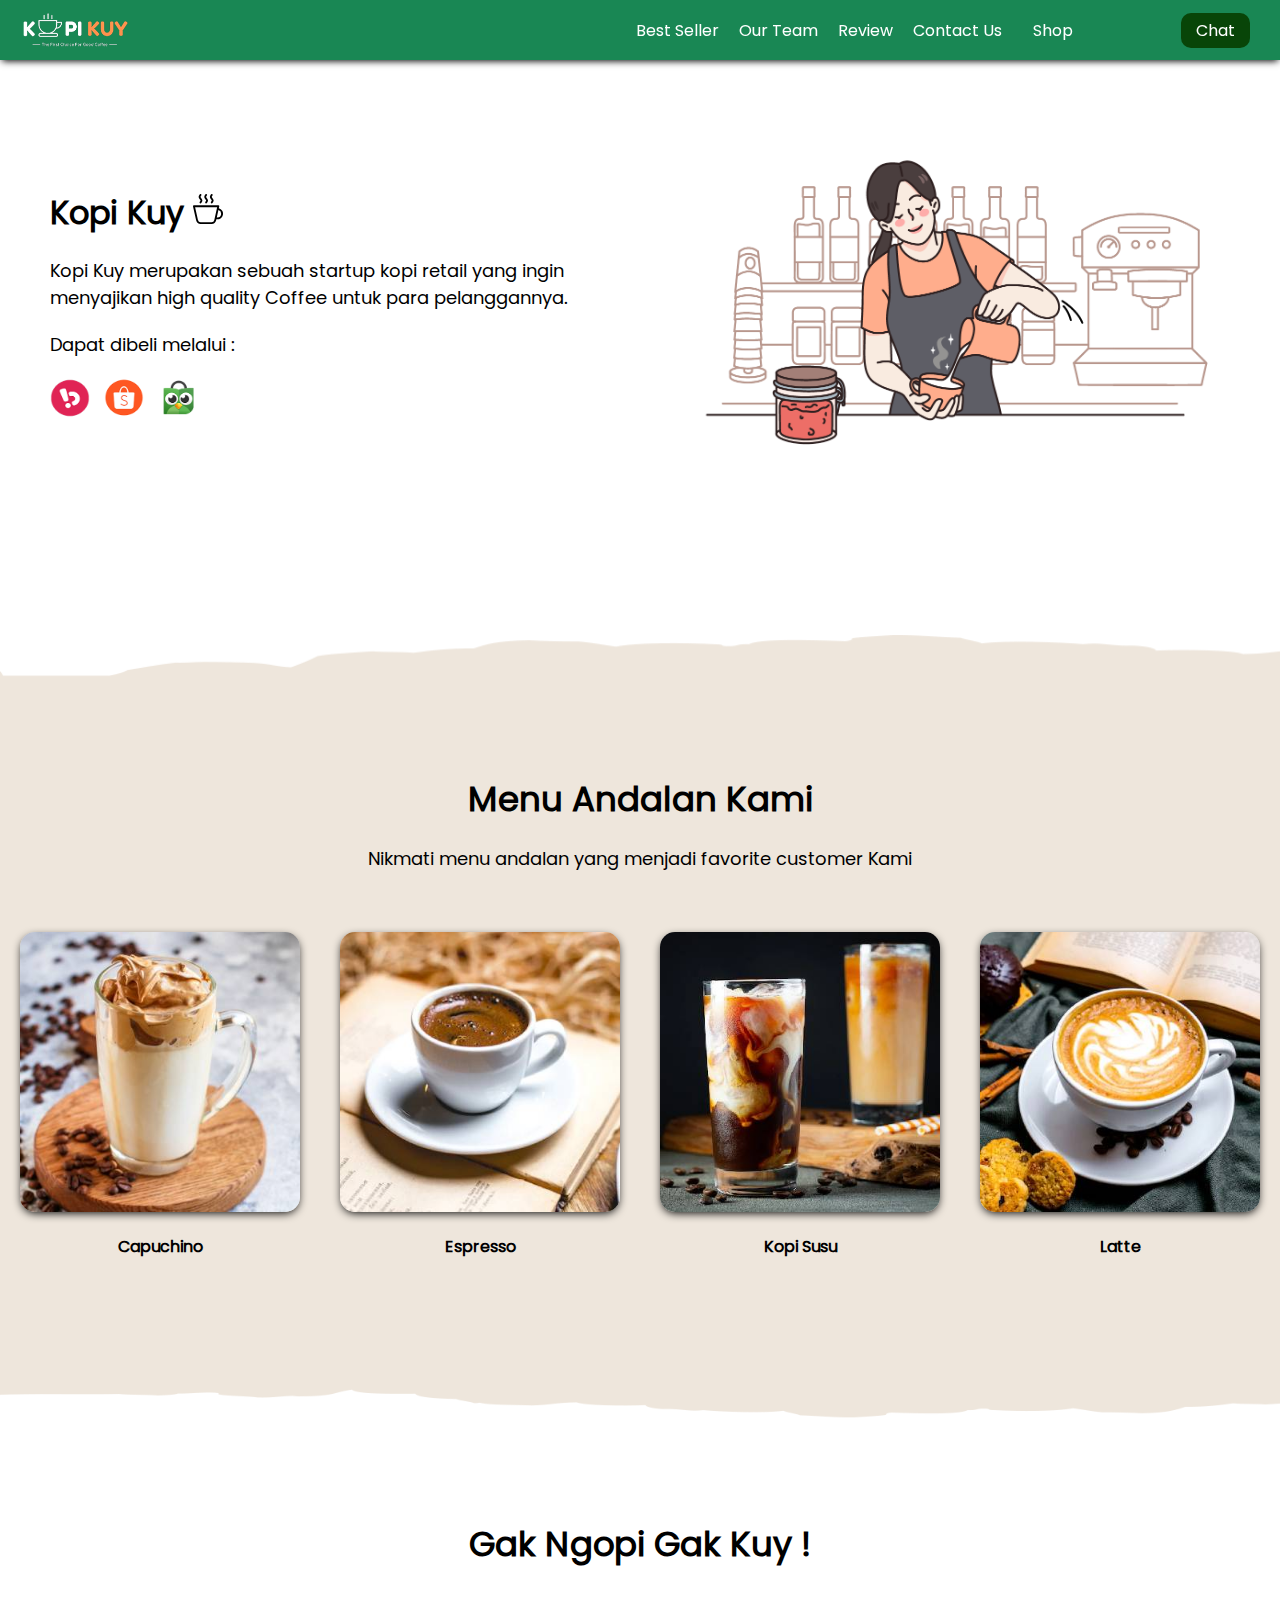
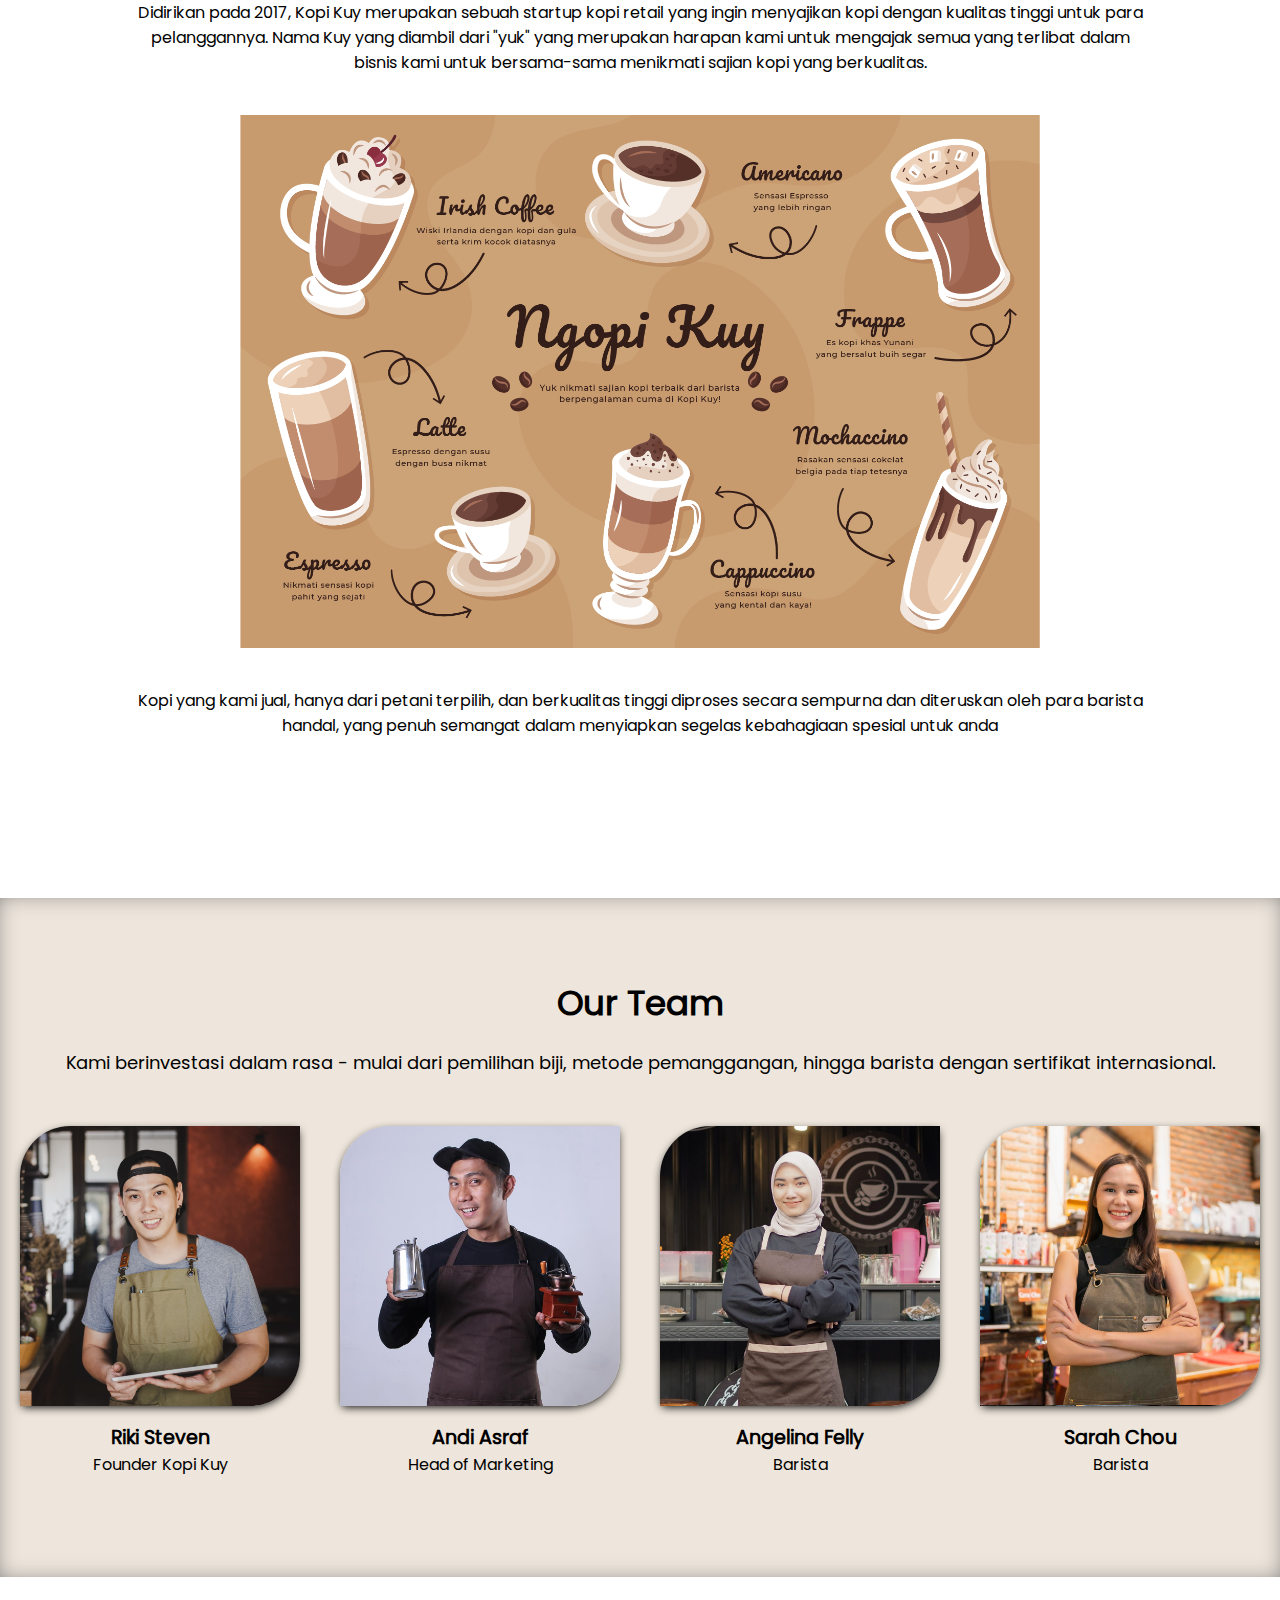
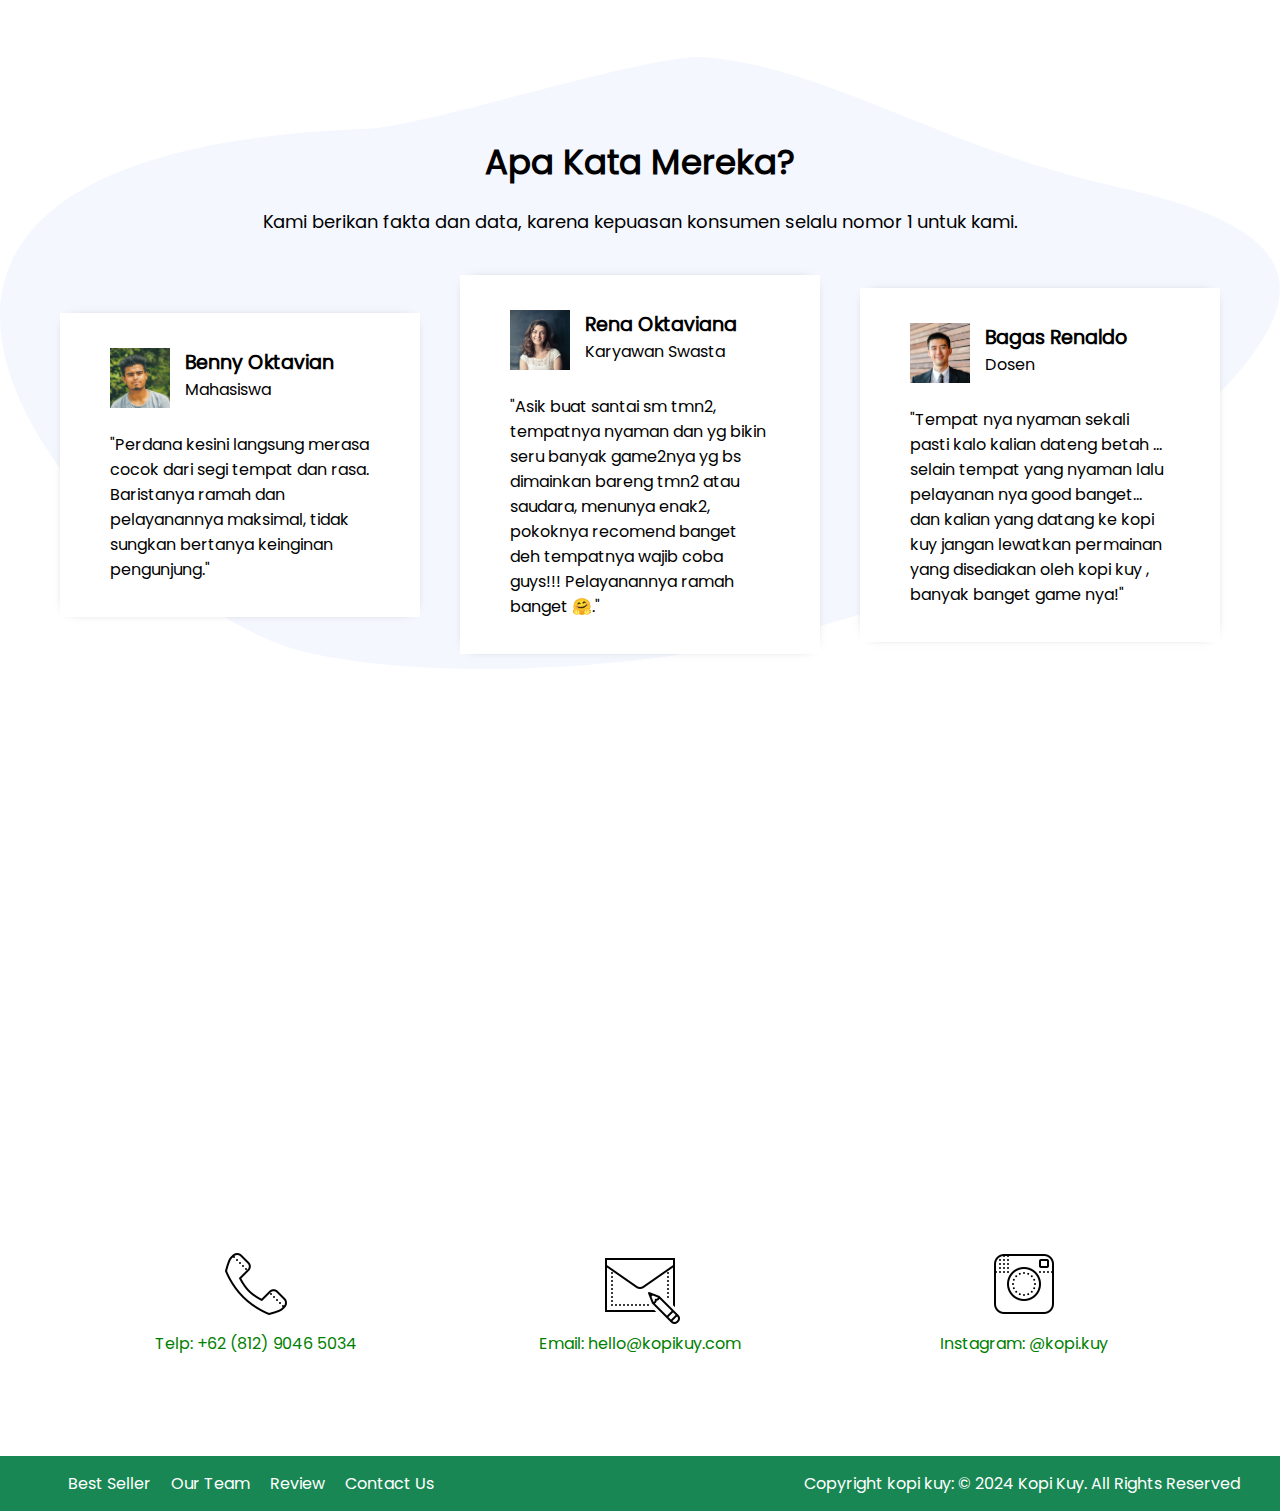
<file: index.html>
<!DOCTYPE html>
<html lang="id">
  <head>
    <meta charset="UTF-8" />
    <meta http-equiv="X-UA-Compatible" content="IE=edge" />
    <meta name="viewport" content="width=device-width, initial-scale=1.0" />
    <link rel="shortcut icon" href="images/favicon.ico" type="image/x-icon" />
    <title>Website Kopi Kuy</title>
    <link rel="stylesheet" href="css/style.css" />
  </head>

  <body>
    <!-- Navigation Bar -->
    <nav>
      <img class="logo" src="images/logo/logo_kuy.png" />
      <div class="navigasi">
        <a href="#best-seller">Best Seller</a>
        <a href="#our-team">Our Team</a>
        <a href="#review">Review</a>
        <a href="#contact-us">Contact Us</a>
      </div>
      <a class="shop" href="produk.html">Shop</a>
      <a
        class="chat"
        href="https://wa.me/628123456?text=Saya ingin bertanya"
        target="_blank"
        >Chat</a
      >
    </nav>

    <!-- Tulis Kode HTML / <header> Setelah baris di bawah ini (baris 28) -->
    <!-- Header -->
    <header>
      <div class="kiri">
        <h1>
          Kopi Kuy
          <img
            src="./images/icon/icon_kopi.svg"
            width="30"
            height="30"
            alt="logo_kuy"
          />
        </h1>
        <p>
          Kopi Kuy merupakan sebuah startup kopi retail yang ingin menyajikan
          high quality Coffee untuk para pelanggannya.
        </p>
        <p>Dapat dibeli melalui :</p>
        <div class="olshop">
          <img src="./images/logo/logo_bukalapak.png" alt="logo_bukalapak" />
          <img src="./images/logo/logo_shopee.png" alt="logo_shopee" />
          <img src="./images/logo/logo_tokopedia.png" alt="logo_tokopedia" />
        </div>
      </div>

      <div class="kanan">
        <img src="./images/header/header1.png" alt="gambar kopi kuy" />
      </div>
    </header>

    <!-- Best Seller -->
    <section class="best-seller" id="best-seller">
      <h2>Menu Andalan Kami</h2>
      <p>Nikmati menu andalan yang menjadi favorite customer Kami</p>

      <div class="produk">
        <img
          src="./images/produk/product_capuchino.jpg"
          alt="product_capuchino"
        />
        <p>Capuchino</p>
      </div>
      <div class="produk">
        <img
          src="./images/produk/product_espresso.jpg"
          alt="product_espresso"
        />
        <p>Espresso</p>
      </div>
      <div class="produk">
        <img
          src="./images/produk/product_kopi_susu.jpg"
          alt="product_kopi_susu"
        />
        <p>Kopi Susu</p>
      </div>
      <div class="produk">
        <img src="./images/produk/product_latte.jpg" alt="product_latte" />
        <p>Latte</p>
      </div>
    </section>

    <!-- About US  -->
    <section class="about-us" id="about-us">
      <h2>Gak Ngopi Gak Kuy !</h2>
      <p>
        Didirikan pada 2017, Kopi Kuy merupakan sebuah startup kopi retail yang
        ingin menyajikan kopi dengan kualitas tinggi untuk para pelanggannya.
        Nama Kuy yang diambil dari "yuk" yang merupakan harapan kami untuk
        mengajak semua yang terlibat dalam bisnis kami untuk bersama-sama
        menikmati sajian kopi yang berkualitas.
      </p>

      <img src="./images/about-us/aset_kopi_jumbo.png" alt="ngopi-kuy" />
      <p>
        Kopi yang kami jual, hanya dari petani terpilih, dan berkualitas tinggi
        diproses secara sempurna dan diteruskan oleh para barista handal, yang
        penuh semangat dalam menyiapkan segelas kebahagiaan spesial untuk anda
      </p>
    </section>

    <!-- Our Team -->
    <section class="our-team" id="our-team">
      <h2>Our Team</h2>
      <p>
        Kami berinvestasi dalam rasa - mulai dari pemilihan biji, metode
        pemanggangan, hingga barista dengan sertifikat internasional.
      </p>
      <div class="team">
        <img src="./images/team/team1.jpg" alt="team1" />
        <h3>Riki Steven</h3>
        <p>Founder Kopi Kuy</p>
      </div>
      <div class="team">
        <img src="./images/team/team2.jpg" alt="team2" />
        <h3>Andi Asraf</h3>
        <p>Head of Marketing</p>
      </div>
      <div class="team">
        <img src="./images/team/team3.jpg" alt="team3" />
        <h3>Angelina Felly</h3>
        <p>Barista</p>
      </div>
      <div class="team">
        <img src="./images/team/team4.jpg" alt="team4" />
        <h3>Sarah Chou</h3>
        <p>Barista</p>
      </div>
    </section>

    <!-- Review -->
    <section class="review" id="review">
      <h2>Apa Kata Mereka?</h2>
      <p>
        Kami berikan fakta dan data, karena kepuasan konsumen selalu nomor 1
        untuk kami.
      </p>
      <div class="testimoni">
        <img src="./images/customer/customer1.jpg" alt="customer1" />
        <div class="profile">
          <h3>Benny Oktavian</h3>
          <p>Mahasiswa</p>
        </div>
        <p>
          "Perdana kesini langsung merasa cocok dari segi tempat dan rasa.
          Baristanya ramah dan pelayanannya maksimal, tidak sungkan bertanya
          keinginan pengunjung."
        </p>
      </div>
      <div class="testimoni">
        <img src="./images/customer/customer2.jpg" alt="customer2" />
        <div class="profile">
          <h3>Rena Oktaviana</h3>
          <p>Karyawan Swasta</p>
        </div>
        <p>
          "Asik buat santai sm tmn2, tempatnya nyaman dan yg bikin seru banyak
          game2nya yg bs dimainkan bareng tmn2 atau saudara, menunya enak2,
          pokoknya recomend banget deh tempatnya wajib coba guys!!! Pelayanannya
          ramah banget 🤗."
        </p>
      </div>
      <div class="testimoni">
        <img src="./images/customer/customer3.jpg" alt="customer3" />
        <div class="profile">
          <h3>Bagas Renaldo</h3>
          <p>Dosen</p>
        </div>
        <p>
          "Tempat nya nyaman sekali pasti kalo kalian dateng betah ... selain
          tempat yang nyaman lalu pelayanan nya good banget... dan kalian yang
          datang ke kopi kuy jangan lewatkan permainan yang disediakan oleh kopi
          kuy , banyak banget game nya!"
        </p>
      </div>
    </section>

    <!-- Contact US -->
    <section class="contact-us" id="contact-us">
      <iframe
        src="https://www.google.com/maps/embed?pb=!1m14!1m8!1m3!1d7932.741866032694!2d106.668581!3d-6.214715!3m2!1i1024!2i768!4f13.1!3m3!1m2!1s0x2e69f9912c7f297b%3A0xe5a3a671dae861ab!2sKopi%20kuy!5e0!3m2!1sid!2sid!4v1680617229460!5m2!1sid!2sid"
        allowfullscreen=""
        loading="lazy"
        referrerpolicy="no-referrer-when-downgrade"
      ></iframe>
      <div class="kontak">
        <img src="./images/icon/icon_phone.png" alt="phone" />
        <p>Telp: +62 (812) 9046 5034</p>
      </div>
      <div class="kontak">
        <img src="./images/icon/icon_mail.png" alt="email" />
        <p>Email: hello@kopikuy.com</p>
      </div>
      <div class="kontak">
        <img src="./images/icon/icon_instagram.png" alt="icon_instagram" />
        <p>Instagram: @kopi.kuy</p>
      </div>
    </section>

    <!-- Footer  -->

    <footer>
      <div class="navigasi">
        <a href="#best-seller">Best Seller</a>
        <a href="#our-team">Our Team</a>
        <a href="#review">Review</a>
        <a href="#contact-us">Contact Us</a>
      </div>
      <p>Copyright kopi kuy: © 2024 Kopi Kuy. All Rights Reserved</p>
    </footer>
    <!--
        Kode HTML tidak boleh lewat dari batas ini
        Pastikan setiap section di tutup
        misalnya kode <section class="best-seller"> harus ada
        di bawah kode </header> (perhatikan ada garis miringnya
        dan setiap section harus setelah kode </section>
        jangan menulis <section> di dalam <section>
    -->
  </body>
</html>
</file>
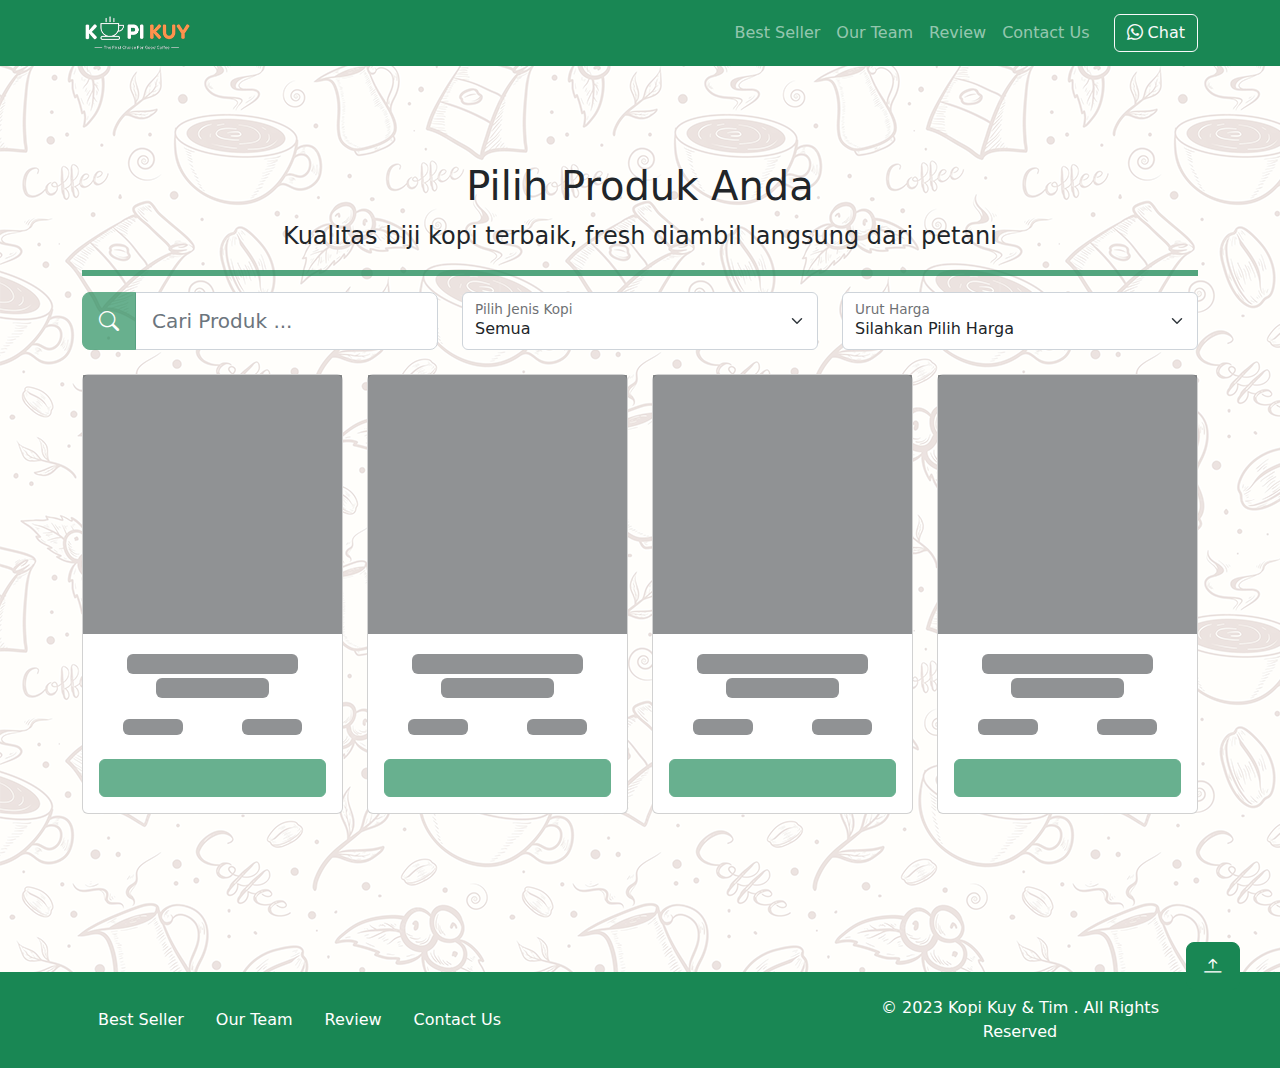
<file: produk.html>
<!DOCTYPE html>
<html lang="id">
  <head>
    <meta charset="UTF-8" />
    <meta http-equiv="X-UA-Compatible" content="IE=edge" />
    <meta name="viewport" content="width=device-width, initial-scale=1.0" />
    <link
      rel="shortcut icon"
      href="images/favicon/favicon.ico"
      type="image/x-icon"
    />
    <title>Produk</title>
    <link rel="shortcut icon" href="images/favicon.ico" type="image/x-icon" />
    <link rel="stylesheet" href="vendor/bootstrap/bootstrap.min.css" />
    <link rel="stylesheet" href="vendor/bootstrap/bootstrap-icons.css" />
    <script src="vendor/bootstrap/bootstrap.bundle.min.js"></script>
    <script src="js/jquery-3.6.3.min.js"></script>
    <style>
      /* tulis kode CSS internal di bawah sini */
      * {
        scroll-behavior: smooth;
      }

      body {
        background-image: url(./images/background/bgkopi.png);
      }

      #produk_not_found {
        display: flex;
        align-items: center;
        flex-direction: column;
        justify-content: center;
        height: 330px;
        border: 1px solid #d1d1d1;
        border-radius: 10px;
        margin: 10px 0;
        padding: 30px;
        font-size: 1.2rem;
        font-weight: 400;
      }

      #back-top {
        top: -30px;
        right: 40px;
      }

      @media (max-width: 600px) {
        #back-top {
          width: fit-content;
          top: -50px;
          left: 50%;
          transform: translate(-50%, 50%);
        }
      }

      /* Batas Akhir penulisan kode CSS internal */
    </style>
  </head>

  <body>
    <!-- Tulis Kode Bootstrap Di Bawah Sini -->

    <nav
      class="navbar sticky-top navbar-dark bg-success navbar-expand-lg bisadicopy"
    >
      <div class="container">
        <a class="navbar-brand" href="index.html">
          <img src="images/logo/logo_kuy.png" height="40" alt="image" />
        </a>
        <button
          class="navbar-toggler"
          type="button"
          data-bs-toggle="collapse"
          data-bs-target="#navbarNav11"
          aria-controls="navbarNav11"
          aria-expanded="false"
          aria-label="Toggle navigation"
        >
          <span class="navbar-toggler-icon"></span>
        </button>
        <div class="collapse navbar-collapse" id="navbarNav11">
          <ul class="navbar-nav ms-auto">
            <li class="nav-item">
              <a class="nav-link" href="index.html#best-seller">Best Seller</a>
            </li>
            <li class="nav-item">
              <a class="nav-link" href="index.html#our-team">Our Team</a>
            </li>
            <li class="nav-item">
              <a class="nav-link" href="index.html#review">Review</a>
            </li>
            <li class="nav-item">
              <a class="nav-link" href="index.html#contact-us">Contact Us</a>
            </li>
          </ul>
          <a
            target="_blank"
            class="btn btn-outline-light ms-md-3"
            href="https://wa.me/6281291551234?text=halo kopi kuy saya mau pesan"
            ><i class="bi bi-whatsapp"></i> Chat</a
          >
        </div>
      </div>
    </nav>

    <section class="riki-block produk text-center my-5 py-5">
      <div class="container">
        <h1>Pilih Produk Anda</h1>
        <p class="fs-4">
          Kualitas biji kopi terbaik, fresh diambil langsung dari petani
        </p>
        <hr class="border border-success border-3 opacity-75" />

        <!-- Ini Untuk Select -->
        <div class="row gap-2 gap-md-0">
          <div class="col-md-4">
            <div class="input-group input-group-lg h-100">
              <button
                aria-readonly="true"
                disabled
                class="btn btn-success"
                type="button"
                id="btn-cari-produk"
              >
                <i class="bi bi-search"></i>
              </button>
              <input
                id="cari-produk"
                type="search"
                class="form-control"
                placeholder="Cari Produk ..."
                aria-label="Cari produk search"
              />
            </div>
          </div>
          <div class="col-md-4">
            <div class="form-floating">
              <select class="form-select" id="select_kopi">
                <option selected value="semua">Semua</option>
                <option value="arabica">Arabica</option>
                <option value="robusta">Robusta</option>
                <option value="nonkopi">Non Kopi</option>
              </select>
              <label for="select_kopi">Pilih Jenis Kopi</label>
            </div>
          </div>
          <div class="col-md-4">
            <div class="form-floating">
              <select class="form-select" id="filter_harga">
                <option selected disabled>Silahkan Pilih Harga</option>
                <option value="paling_mahal">Paling Mahal</option>
                <option value="paling_murah">Paling Murah</option>
              </select>
              <label for="filter_harga">Urut Harga</label>
            </div>
          </div>
        </div>

        <div id="produk_not_found" class="mt-4">
          <svg
            class="w-25"
            xmlns="http://www.w3.org/2000/svg"
            data-name="Layer 1"
            width="982.48732"
            height="763.01413"
            viewBox="0 0 982.48732 763.01413"
            xmlns:xlink="http://www.w3.org/1999/xlink"
          >
            <circle cx="559.4329" cy="333.06116" r="40.02979" fill="#e6e6e6" />
            <path
              d="M766.295,452.99465l-41.832-41.832a44.307,44.307,0,0,0-14.42627-61.92578,44.45758,44.45758,0,0,0-58.91358,12.23779,44.30652,44.30652,0,0,0,60.03321,62.99512l41.832,41.832A9.40939,9.40939,0,0,0,766.295,452.99465ZM709.59431,409.6011a31.68421,31.68421,0,1,1,9.27978-22.40381A31.58568,31.58568,0,0,1,709.59431,409.6011Z"
              transform="translate(-108.75634 -68.49293)"
              fill="#3f3d56"
            />
            <path
              d="M1069.529,514.69884C1176.50914,633.00725,866.39184,803.50707,615.8095,803.50707S191.86334,671.39983,162.09,514.69884C89.89987,134.75174,777.16735-106.74054,615.8095,225.89055,380.61181,710.73882,985.27984,421.5284,1069.529,514.69884Z"
              transform="translate(-108.75634 -68.49293)"
              fill="#e6e6e6"
            />
            <path
              d="M1021.529,542.69884C1128.50914,661.00725,818.39184,831.50707,567.8095,831.50707S143.86334,699.39983,114.09,542.69884C41.89987,162.75174,729.16735-78.74054,567.8095,253.89055,332.61181,738.73882,937.27984,449.5284,1021.529,542.69884Z"
              transform="translate(-108.75634 -68.49293)"
              fill="#3f3d56"
            />
            <path
              d="M258.35026,265.31823c-75.06741-3.30525-133.27133-19.49788-132.50668-36.86436.45844-10.41178,21.70324-18.7842,58.28677-22.96955a1,1,0,1,1,.22727,1.987c-34.46168,3.943-56.11733,12.01678-56.516,21.07051-.69148,15.70451,59.11433,31.63093,130.59659,34.77832s132.4564-7.461,133.14787-23.16554c.40032-9.09178-20.59681-19.06558-54.79775-26.0284a1.00008,1.00008,0,1,1,.3991-1.95993c36.3011,7.39058,56.85694,17.624,56.39672,28.0763C392.81953,257.60908,333.41767,268.62348,258.35026,265.31823Z"
              transform="translate(-108.75634 -68.49293)"
              fill="#198754"
            />
            <path
              d="M191.67927,268.22672a76.98277,76.98277,0,0,0,133.03578,5.52178A1211.97551,1211.97551,0,0,1,191.67927,268.22672Z"
              transform="translate(-108.75634 -68.49293)"
              fill="#198754"
            />
            <path
              d="M333.019,252.71347a76.997,76.997,0,1,0-147.74945-5.70562A572.23325,572.23325,0,0,0,333.019,252.71347Z"
              transform="translate(-108.75634 -68.49293)"
              fill="#198754"
            />
            <circle cx="168.83353" cy="123.60073" r="9" fill="#fff" />
            <circle cx="122.51347" cy="152.59128" r="15" fill="#fff" />
            <circle cx="348.90479" cy="142.89813" r="9.99975" fill="#198754" />
            <circle cx="122.90479" cy="452.89813" r="6.00007" fill="#e6e6e6" />
            <circle cx="542.90479" cy="658.89813" r="6.00007" fill="#e6e6e6" />
            <circle cx="151.90479" cy="339.89813" r="3.00007" fill="#e6e6e6" />
            <circle cx="399.90479" cy="563.89813" r="3.00007" fill="#e6e6e6" />
            <circle cx="850.90479" cy="534.89813" r="3.00007" fill="#e6e6e6" />
            <circle cx="709.90479" cy="623.89813" r="3.00007" fill="#e6e6e6" />
            <circle cx="562.90479" cy="515.89813" r="3.00007" fill="#e6e6e6" />
            <circle cx="372.90479" cy="219.89813" r="3.00007" fill="#e6e6e6" />
            <circle cx="396.90479" cy="71.89813" r="3.00007" fill="#e6e6e6" />
            <circle cx="382.90479" cy="694.89813" r="3.00007" fill="#e6e6e6" />
            <circle cx="234.90479" cy="631.89813" r="3.00007" fill="#e6e6e6" />
            <circle cx="703.90479" cy="523.89813" r="3.00007" fill="#e6e6e6" />
            <circle cx="148.3737" cy="224.7987" r="9" fill="#fff" />
            <path
              d="M460.6612,431.39114c0,26.88035-41.55939,89.516-53.70465,107.24669a3.99188,3.99188,0,0,1-6.5907,0c-12.14526-17.73066-53.70465-80.36634-53.70465-107.24669a57,57,0,1,1,114,0Z"
              transform="translate(-108.75634 -68.49293)"
              fill="#fff"
            />
            <circle cx="294.90486" cy="358.8982" r="29" fill="#198754" />
            <ellipse
              cx="294.40486"
              cy="496.3982"
              rx="33.5"
              ry="6.5"
              fill="#fff"
            />
            <path
              d="M925.60957,386.41245a10.52681,10.52681,0,0,0-.64106,1.52851l-47.783,13.27682-8.61085-8.42662L854.1589,404.12429,867.953,420.52338a8,8,0,0,0,9.35283,2.169l51.61632-22.78484a10.49709,10.49709,0,1,0-3.31256-13.49509Z"
              transform="translate(-108.75634 -68.49293)"
              fill="#ffb8b8"
            />
            <path
              d="M875.50191,401.996l-17.9352,13.95958a4.5,4.5,0,0,1-6.68163-1.33719L839.73843,394.891a12.49741,12.49741,0,0,1,19.76923-15.29426l16.33819,15.59379a4.5,4.5,0,0,1-.34394,6.80543Z"
              transform="translate(-108.75634 -68.49293)"
              fill="#198754"
            />
            <path
              d="M930.19158,379.80967l18.18807,8.1829a3.14913,3.14913,0,0,1,1.57976,4.16384l-2.15339,4.78633a1.05293,1.05293,0,0,1,.52659,1.38795l-.86136,1.91453a1.05292,1.05292,0,0,1-1.388.52659l-.86136,1.91453a1.05292,1.05292,0,0,1,.52659,1.388l-.86136,1.91453a1.0529,1.0529,0,0,1-1.38794.52659L931.8709,432.36162a3.14914,3.14914,0,0,1-4.16384,1.57977l-18.18807-8.1829a3.14915,3.14915,0,0,1-1.57977-4.16384l18.08852-40.20522A3.14913,3.14913,0,0,1,930.19158,379.80967Z"
              transform="translate(-108.75634 -68.49293)"
              fill="#3f3d56"
            />
            <path
              d="M912.82137,423.21181l14.59056,6.57106a3.03424,3.03424,0,0,0,3.99937-1.51155l6.73892-14.98951,2.34078-5.196,6.09875-13.562a3.026,3.026,0,0,0-1.51149-3.98886l-4.58726-2.06786L930.47694,383.964a3.02112,3.02112,0,0,0-3.98861,1.522L920.589,398.59669l-6.7179,14.92653-2.56118,5.69979A3.022,3.022,0,0,0,912.82137,423.21181Z"
              transform="translate(-108.75634 -68.49293)"
              fill="#f2f2f2"
            />
            <polygon
              points="773.577 540.443 785.837 540.442 791.67 493.154 773.575 493.155 773.577 540.443"
              fill="#ffb8b8"
            />
            <path
              d="M879.2066,604.93325l24.1438-.001h.001a15.38605,15.38605,0,0,1,15.38648,15.38623v.5l-39.53052.00146Z"
              transform="translate(-108.75634 -68.49293)"
              fill="#2f2e41"
            />
            <polygon
              points="805.577 537.443 817.837 537.442 823.67 490.154 805.575 490.155 805.577 537.443"
              fill="#ffb8b8"
            />
            <path
              d="M911.2066,601.93325l24.1438-.001h.001a15.38605,15.38605,0,0,1,15.38648,15.38623v.5l-39.53052.00146Z"
              transform="translate(-108.75634 -68.49293)"
              fill="#2f2e41"
            />
            <path
              d="M827.34138,497.97109a39.41035,39.41035,0,0,0,36.8999,26.81006l.62012.01c6.32959.18,13.75976-1.86,21.0498-4.79,14.3999-5.79,28.23-15.06,31.8999-17.61l-6.21972,59.79-2.52,24.24a4.51415,4.51415,0,0,0,4.48,4.97h15.52978a4.50547,4.50547,0,0,0,4.35987-3.36l25.64013-97.65a19.032,19.032,0,0,0-19.71-23.83l-53.25976,3.65,3.71972-14.88-47.54-3.16-.13965.1c-1.14013.83-2.25,1.7-3.31005,2.61a40.27149,40.27149,0,0,0-6.99024,7.66A38.48741,38.48741,0,0,0,827.34138,497.97109Z"
              transform="translate(-108.75634 -68.49293)"
              fill="#2f2e41"
            />
            <path
              d="M827.34138,497.97109a39.41035,39.41035,0,0,0,36.8999,26.81006,196.14623,196.14623,0,0,0,22.56982-13.39l-.8999,8.61-7.83984,75.42a4.51415,4.51415,0,0,0,4.48,4.97h15.52978a4.50547,4.50547,0,0,0,4.35987-3.36l9.15039-34.85,16.48974-62.8a19.032,19.032,0,0,0-19.71-23.83l-53.25976,3.65,3.71972-14.88-26.98-1.79A38.48741,38.48741,0,0,0,827.34138,497.97109Z"
              transform="translate(-108.75634 -68.49293)"
              fill="#2f2e41"
            />
            <path
              d="M838.7735,458.32082l-.35766-.043-8.29517-40.78515c-.071-.354-6.85229-35.5332,13.93677-53.92432l.36182-2.51709a4.50032,4.50032,0,0,1,5.78711-3.65771l19.58471,6.0747a4.49086,4.49086,0,0,1,3.019,5.4419l-1.90381,7.2417c2.63989,3.1001,33.7146,40.51221,22.89038,69.33545L888.9488,464.439Z"
              transform="translate(-108.75634 -68.49293)"
              fill="#198754"
            />
            <path
              d="M920.09389,426.48986a10.52591,10.52591,0,0,0-1.32908.99037l-47.89739-12.858-3.13136-11.634-18.17538,2.43095,3.54192,21.13437a8,8,0,0,0,6.95146,6.62248l56.032,6.619a10.4971,10.4971,0,1,0,4.00785-13.30516Z"
              transform="translate(-108.75634 -68.49293)"
              fill="#ffb8b8"
            />
            <path
              d="M869.022,414.43646,846.48068,417.34a4.5,4.5,0,0,1-5.07405-4.54822l.42987-22.65461a12.49741,12.49741,0,0,1,24.79917-3.12052l6.14215,21.73423a4.5,4.5,0,0,1-3.75583,5.68559Z"
              transform="translate(-108.75634 -68.49293)"
              fill="#198754"
            />
            <circle cx="753.92061" cy="258.80372" r="24.56103" fill="#ffb8b8" />
            <path
              d="M861.3848,329.34791l-3.075-5.59966c-5.82461,23.73215,4.46383,43.37315,4.46383,43.37315l-39.93243-18.601.38033-6.59991-3.95134,4.484-5.67747-3.12872-.74992-4.28064-4.28563,1.06158,15.64354-28.38736c15.18238-27.01314,37.25508-16.69982,37.25508-16.69982,35.11544-1.66934,30.82681,32.97543,30.82681,32.97543Z"
              transform="translate(-108.75634 -68.49293)"
              fill="#2f2e41"
            />
            <ellipse
              cx="556.1612"
              cy="472.39114"
              rx="12.17949"
              ry="47.5"
              transform="translate(-275.75171 306.36236) rotate(-32.66242)"
              fill="#3f3d56"
            />
          </svg>
          <h6 class="fs-5 mt-3">Produk tidak ditemukan</h6>
          <p class="fs-6">
            Produk yang anda cari tidak ditemukan, silahkan cari produk lainnya
          </p>
        </div>

        <div
          id="baris_produk"
          class="row row-cols-1 row-cols-sm-2 row-cols-md-3 row-cols-lg-4 text-center mt-4"
        ></div>
      </div>
    </section>

    <footer class="riki-block footer-small py-4 bg-success position-relative">
      <div class="container">
        <div class="row align-items-center">
          <div class="col-12 col-md-8">
            <ul class="nav justify-content-center justify-content-md-start">
              <li class="nav-item">
                <a class="nav-link" href="index.html#best-seller"
                  >Best Seller</a
                >
              </li>
              <li class="nav-item">
                <a class="nav-link" href="index.html#our-team">Our Team</a>
              </li>
              <li class="nav-item">
                <a class="nav-link" href="index.html#review">Review</a>
              </li>
              <li class="nav-item">
                <a class="nav-link" href="index.html#contact-us">Contact Us</a>
              </li>
            </ul>
          </div>

          <div class="col-12 col-md-4 mt-4 mt-md-0 text-center text-md-right">
            <button
              id="back-top"
              type="button"
              class="btn btn-lg btn-success position-absolute"
            >
              <i class="bi bi-arrow-bar-up"></i>
            </button>
            &copy; 2023 Kopi Kuy &amp; Tim . All Rights Reserved
          </div>
        </div>
      </div>
    </footer>

    <script>
      /* Tulis Javascript Di bawah Sini */

      var sumber = "https://rikikurnia.com/prakerja/api/kopi";
      var sumber2 = "data.json";
      var selectedData = [];

      var $produkNotFound = $("#produk_not_found");
      var $backTop = $("#back-top");

      $produkNotFound.hide();

      $backTop.click(function () {
        $("html, body").scrollTop(0);
      });

      function showLoadingFetchData() {
        [1, 2, 3, 4].forEach((item) => {
          baris_produk.innerHTML += `
                        <div class="col mb-4">
                            <div class="card p-0" aria-hidden="true">
                                <span class="placeholder" style="height: 259px;"></span>
                                <div class="card-body">
                                    <h5 class="card-title placeholder-glow">
                                        <span class="placeholder col-9 rounded"></span>
                                        <span class="placeholder col-6 rounded"></span>
                                    </h5>
                                    <p class="card-text placeholder-glow d-flex gap-2 justify-content-between my-4 mx-4">
                                        <span class="placeholder col-4 rounded"></span>
                                        <span class="placeholder col-4 rounded"></span>
                                    </p>
                                    <a class="btn btn-success disabled placeholder w-100"></a>
                                </div>
                            </div>
                        </div>
                    `;
        });
      }

      function fetchData(dipilih) {
        showLoadingFetchData();
        if (dipilih === "semua") {
          $.when($.getJSON(sumber), $.getJSON(sumber2)).then(function (
            dataSumber,
            dataSumber2
          ) {
            selectedData = [
              ...dataSumber[0].robusta,
              ...dataSumber2[0].nonkopi,
              ...dataSumber[0].arabica,
            ];
            displayData(selectedData);
          });
        } else if (dipilih === "nonkopi") {
          $.getJSON(sumber2).then(function (data) {
            selectedData = data.nonkopi;
            displayData(selectedData);
          });
        } else {
          $.getJSON(sumber).then(function (data) {
            selectedData = data[dipilih];
            displayData(selectedData);
          });
        }
      }

      function displayData(data_kopi) {
        baris_produk.innerHTML = "";

        if (data_kopi.length === 0) {
          $produkNotFound.show();
        } else {
          $produkNotFound.hide();
          data_kopi.forEach((item) => {
            baris_produk.innerHTML += `<div class="col mb-4">
                            <div class="card">
                                <img src="${item.foto}" class="card-img-top" alt="...">
                                <div class="card-body">
                                    <h5 class="card-title">${item.nama}</h5>
                                    <div class="row hargasize my-4">
                                        <div class="col"><i class="bi bi-basket2"></i>
                                            ${item.size}
                                        </div>
                                        <div class="col fw-bold text-primary"><i class="bi bi-cash-stack"></i>
                                            Rp. ${item.harga}
                                        </div>
                                    </div>
                                    <a href="${item.link}" class="btn btn-success w-100"><i class="bi bi-cart4"></i> Beli</a>
                                </div>
                            </div>
                        </div>`;
          });
        }
      }

      $(document).ready(function () {
        fetchData("semua");

        $("#select_kopi").change(function () {
          var dipilih = $(this).val();
          fetchData(dipilih);
        });

        $("#filter_harga").change(function () {
          var dipilih = $(this).val();
          var keyword = $("#cari-produk").val().toLowerCase();

          if (dipilih === "paling_mahal") {
            selectedData.sort((a, b) => b.harga - a.harga);
          } else if (dipilih === "paling_murah") {
            selectedData.sort((a, b) => a.harga - b.harga);
          }

          if (keyword !== "") {
            var filteredData = selectedData.filter((item) =>
              item.nama.toLowerCase().includes(keyword)
            );
            displayData(filteredData);
          } else {
            // If no search keyword, display the sorted selectedData
            displayData(selectedData);
          }
        });

        $("#cari-produk").on("input", function () {
          var keyword = $(this).val().toLowerCase();
          var filteredData = selectedData.filter((item) =>
            item.nama.toLowerCase().includes(keyword)
          );
          displayData(filteredData);
        });
      });

      /* Batas Akhir penulisan kode Javascript */
    </script>
  </body>
</html>
</file>
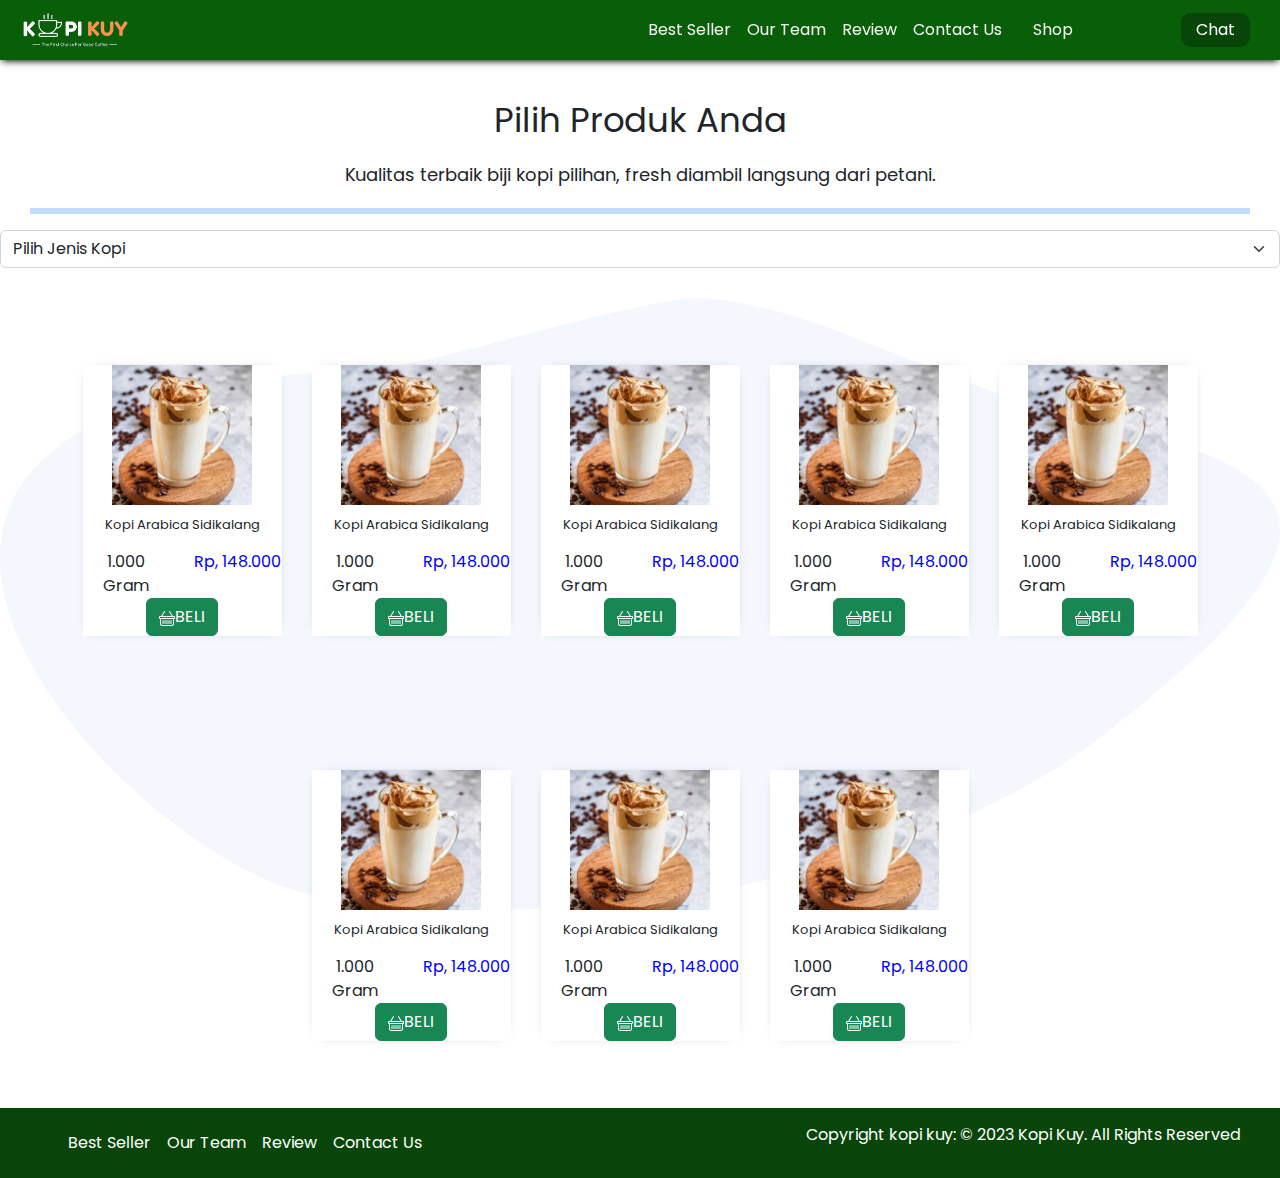
<file: test.html>
<!DOCTYPE html>
<html lang="en">
  <head>
    <meta charset="UTF-8" />
    <meta http-equiv="X-UA-Compatible" content="IE=edge" />
    <meta name="viewport" content="width=device-width, initial-scale=1.0" />
    <link
      rel="shortcut icon"
      href="images/favicon/favicon.ico"
      type="image/x-icon"
    />
    <title>Produk</title>
    <link rel="shortcut icon" href="images/favicon.ico" type="image/x-icon" />
    <link rel="stylesheet" href="vendor/bootstrap/bootstrap.min.css" />
    <link rel="stylesheet" href="vendor/bootstrap/bootstrap-icons.css" />
    <style>
      * {
        box-sizing: border-box;
        margin: 0;
        padding: 0;
      }
      html {
        scroll-behavior: smooth;
      }

      nav,
      section,
      footer {
        display: flex;
        align-items: center;
        justify-content: center;
        flex-wrap: wrap;
      }

      @font-face {
        src: url(../fonts/poppins.woff2);
        font-family: "Poppins";
      }
      body {
        font-family: "Poppins";
      }

      a {
        text-decoration: none;
        color: unset;
      }

      h1 {
        font-size: 34px;
      }

      nav {
        background-color: rgb(8, 95, 8);
        box-shadow: 0 3px 7px -2px black;
        width: 100%;
        padding-top: 10px;
        padding-bottom: 10px;
        position: fixed;
        z-index: 500;
      }

      img.logo {
        height: 40px;
        margin-left: 20px;
      }

      div.navigasi {
        margin-left: auto;
        margin-right: 15px;
      }
      nav a {
        color: whitesmoke;
        padding-left: 8px;
        padding-right: 8px;
      }

      a.shop {
        margin-right: 100px;
      }
      a.chat {
        margin-right: 30px;
        background-color: rgb(8, 69, 8);
        color: #fff;
        padding-top: 5px;
        padding-right: 15px;
        padding-bottom: 5px;
        padding-left: 15px;
        border-radius: 10px;
      }

      /* header */
      header {
        padding-top: 100px;
        /* padding-bottom: 80px; */
        /* margin-bottom: 80px; */
      }
      header h1 {
        margin-bottom: 20px;
        text-align: center;
      }

      header p {
        margin-bottom: 20px;
        font-size: 18px;
        text-align: center;
      }
      hr {
        border: solid 5px green;
        margin-left: 30px;
        margin-right: 30px;
      }

      section.jenis-kopi {
        position: relative;
        text-align: center;
      }

      /* Produk */
      section.produk {
        background-image: url(../images/background/bg-review.svg);
        background-size: contain;
        background-repeat: no-repeat;
        padding-left: 40px;
        padding-right: 40px;
        /* justify-content: space-around; */
        text-align: center;
        margin-top: 30px;
      }

      /* section.produk h2{
        margin-bottom: 20px;
        width: 100%;
      } */

      div.etalase {
        /* width: 30%; */
        /* display: flex; */
        flex-wrap: wrap;
        /* padding: 35px 50px; */
        box-shadow: 0px 0px 12px -10px #000;
        background-color: #fff;
        margin: 15px;
      }

      div.etalase img {
        width: auto;
        height: 150px;
        object-fit: cover;
        align-items: center;
        padding-bottom: 10px;
      }

      div.keterangan {
        text-align: center;
        display: block;
        margin-bottom: 30px;
        /* width: calc(100% - 75px); */
      }

      div.keterangan p {
        width: 70%;
        text-align: center;
        font-size: small;
      }
      div.keterangan > p {
        display: inline;
        align-items: end;
      }

      /* Footer */

      footer {
        background-color: rgb(8, 69, 8);
        padding-top: 15px;
        padding-bottom: 15px;
        color: #fff;
        padding-right: 40px;
        padding-left: 40px;
      }

      footer div.navigasi {
        margin-left: 20px;
        margin-right: auto;
      }

      footer div.navigasi a {
        padding: 8px;
      }

      @media (max-width: 768px) {
        .navigasi {
          display: none;
        }

        a.shop {
          margin-right: 20px;
          margin-left: auto;
        }
      }
    </style>
  </head>
  <body>
    <nav>
      <img class="logo" src="images/logo/logo_kuy.png" />
      <div class="navigasi">
        <a href="#best-seller">Best Seller</a><a href="#our-team">Our Team</a
        ><a href="#review">Review</a><a href="#contact-us">Contact Us</a>
      </div>
      <a class="shop" href="produk.html">Shop</a
      ><a
        class="chat"
        href="https://wa.me/628123456?text=Saya ingin bertanya"
        target="_blank"
        >Chat
      </a>
    </nav>
    <header>
      <h1>Pilih Produk Anda</h1>
      <p>
        Kualitas terbaik biji kopi pilihan, fresh diambil langsung dari petani.
      </p>
    </header>
    <hr class="border border-primary border-3" />
    <section class="jenis-kopi" id="jenis-kopi">
      <select class="form-select" aria-label="Default select example">
        <option selected>Pilih Jenis Kopi</option>
        <option value="1">Arabica</option>
        <option value="2">Two</option>
        <option value="3">Three</option>
      </select>
    </section>
    <section class="produk" id="produk">
      <div class="etalase">
        <img src="./images/produk/product_capuchino.jpg" alt="customer1" />
        <p style="font-size: small">Kopi Arabica Sidikalang</p>
        <div class="row" class="keterangan">
          <div class="col-sm-6">1.000 Gram</div>
          <div class="col-sm-6" style="color: blue">Rp, 148.000</div>
        </div>
        <button type="button" class="btn btn-success">
          <svg
            xmlns="http://www.w3.org/2000/svg"
            width="16"
            height="16"
            fill="currentColor"
            class="bi bi-basket"
            viewBox="0 0 16 16"
          >
            <path
              d="M5.757 1.071a.5.5 0 0 1 .172.686L3.383 6h9.234L10.07 1.757a.5.5 0 1 1 .858-.514L13.783 6H15a1 1 0 0 1 1 1v1a1 1 0 0 1-1 1v4.5a2.5 2.5 0 0 1-2.5 2.5h-9A2.5 2.5 0 0 1 1 13.5V9a1 1 0 0 1-1-1V7a1 1 0 0 1 1-1h1.217L5.07 1.243a.5.5 0 0 1 .686-.172zM2 9v4.5A1.5 1.5 0 0 0 3.5 15h9a1.5 1.5 0 0 0 1.5-1.5V9zM1 7v1h14V7zm3 3a.5.5 0 0 1 .5.5v3a.5.5 0 0 1-1 0v-3A.5.5 0 0 1 4 10m2 0a.5.5 0 0 1 .5.5v3a.5.5 0 0 1-1 0v-3A.5.5 0 0 1 6 10m2 0a.5.5 0 0 1 .5.5v3a.5.5 0 0 1-1 0v-3A.5.5 0 0 1 8 10m2 0a.5.5 0 0 1 .5.5v3a.5.5 0 0 1-1 0v-3a.5.5 0 0 1 .5-.5m2 0a.5.5 0 0 1 .5.5v3a.5.5 0 0 1-1 0v-3a.5.5 0 0 1 .5-.5"
            ></path></svg
          >BELI
        </button>
      </div>
      <div class="etalase">
        <img src="./images/produk/product_capuchino.jpg" alt="customer1" />
        <p style="font-size: small">Kopi Arabica Sidikalang</p>
        <div class="row" class="keterangan">
          <div class="col-sm-6">1.000 Gram</div>
          <div class="col-sm-6" style="color: blue">Rp, 148.000</div>
        </div>
        <button type="button" class="btn btn-success">
          <svg
            xmlns="http://www.w3.org/2000/svg"
            width="16"
            height="16"
            fill="currentColor"
            class="bi bi-basket"
            viewBox="0 0 16 16"
          >
            <path
              d="M5.757 1.071a.5.5 0 0 1 .172.686L3.383 6h9.234L10.07 1.757a.5.5 0 1 1 .858-.514L13.783 6H15a1 1 0 0 1 1 1v1a1 1 0 0 1-1 1v4.5a2.5 2.5 0 0 1-2.5 2.5h-9A2.5 2.5 0 0 1 1 13.5V9a1 1 0 0 1-1-1V7a1 1 0 0 1 1-1h1.217L5.07 1.243a.5.5 0 0 1 .686-.172zM2 9v4.5A1.5 1.5 0 0 0 3.5 15h9a1.5 1.5 0 0 0 1.5-1.5V9zM1 7v1h14V7zm3 3a.5.5 0 0 1 .5.5v3a.5.5 0 0 1-1 0v-3A.5.5 0 0 1 4 10m2 0a.5.5 0 0 1 .5.5v3a.5.5 0 0 1-1 0v-3A.5.5 0 0 1 6 10m2 0a.5.5 0 0 1 .5.5v3a.5.5 0 0 1-1 0v-3A.5.5 0 0 1 8 10m2 0a.5.5 0 0 1 .5.5v3a.5.5 0 0 1-1 0v-3a.5.5 0 0 1 .5-.5m2 0a.5.5 0 0 1 .5.5v3a.5.5 0 0 1-1 0v-3a.5.5 0 0 1 .5-.5"
            ></path></svg
          >BELI
        </button>
      </div>
      <div class="etalase">
        <img src="./images/produk/product_capuchino.jpg" alt="customer1" />
        <p style="font-size: small">Kopi Arabica Sidikalang</p>
        <div class="row" class="keterangan">
          <div class="col-sm-6">1.000 Gram</div>
          <div class="col-sm-6" style="color: blue">Rp, 148.000</div>
        </div>
        <button type="button" class="btn btn-success">
          <svg
            xmlns="http://www.w3.org/2000/svg"
            width="16"
            height="16"
            fill="currentColor"
            class="bi bi-basket"
            viewBox="0 0 16 16"
          >
            <path
              d="M5.757 1.071a.5.5 0 0 1 .172.686L3.383 6h9.234L10.07 1.757a.5.5 0 1 1 .858-.514L13.783 6H15a1 1 0 0 1 1 1v1a1 1 0 0 1-1 1v4.5a2.5 2.5 0 0 1-2.5 2.5h-9A2.5 2.5 0 0 1 1 13.5V9a1 1 0 0 1-1-1V7a1 1 0 0 1 1-1h1.217L5.07 1.243a.5.5 0 0 1 .686-.172zM2 9v4.5A1.5 1.5 0 0 0 3.5 15h9a1.5 1.5 0 0 0 1.5-1.5V9zM1 7v1h14V7zm3 3a.5.5 0 0 1 .5.5v3a.5.5 0 0 1-1 0v-3A.5.5 0 0 1 4 10m2 0a.5.5 0 0 1 .5.5v3a.5.5 0 0 1-1 0v-3A.5.5 0 0 1 6 10m2 0a.5.5 0 0 1 .5.5v3a.5.5 0 0 1-1 0v-3A.5.5 0 0 1 8 10m2 0a.5.5 0 0 1 .5.5v3a.5.5 0 0 1-1 0v-3a.5.5 0 0 1 .5-.5m2 0a.5.5 0 0 1 .5.5v3a.5.5 0 0 1-1 0v-3a.5.5 0 0 1 .5-.5"
            ></path></svg
          >BELI
        </button>
      </div>
      <div class="etalase">
        <img src="./images/produk/product_capuchino.jpg" alt="customer1" />
        <p style="font-size: small">Kopi Arabica Sidikalang</p>
        <div class="row" class="keterangan">
          <div class="col-sm-6">1.000 Gram</div>
          <div class="col-sm-6" style="color: blue">Rp, 148.000</div>
        </div>
        <button type="button" class="btn btn-success">
          <svg
            xmlns="http://www.w3.org/2000/svg"
            width="16"
            height="16"
            fill="currentColor"
            class="bi bi-basket"
            viewBox="0 0 16 16"
          >
            <path
              d="M5.757 1.071a.5.5 0 0 1 .172.686L3.383 6h9.234L10.07 1.757a.5.5 0 1 1 .858-.514L13.783 6H15a1 1 0 0 1 1 1v1a1 1 0 0 1-1 1v4.5a2.5 2.5 0 0 1-2.5 2.5h-9A2.5 2.5 0 0 1 1 13.5V9a1 1 0 0 1-1-1V7a1 1 0 0 1 1-1h1.217L5.07 1.243a.5.5 0 0 1 .686-.172zM2 9v4.5A1.5 1.5 0 0 0 3.5 15h9a1.5 1.5 0 0 0 1.5-1.5V9zM1 7v1h14V7zm3 3a.5.5 0 0 1 .5.5v3a.5.5 0 0 1-1 0v-3A.5.5 0 0 1 4 10m2 0a.5.5 0 0 1 .5.5v3a.5.5 0 0 1-1 0v-3A.5.5 0 0 1 6 10m2 0a.5.5 0 0 1 .5.5v3a.5.5 0 0 1-1 0v-3A.5.5 0 0 1 8 10m2 0a.5.5 0 0 1 .5.5v3a.5.5 0 0 1-1 0v-3a.5.5 0 0 1 .5-.5m2 0a.5.5 0 0 1 .5.5v3a.5.5 0 0 1-1 0v-3a.5.5 0 0 1 .5-.5"
            ></path></svg
          >BELI
        </button>
      </div>
      <div class="etalase">
        <img src="./images/produk/product_capuchino.jpg" alt="customer1" />
        <p style="font-size: small">Kopi Arabica Sidikalang</p>
        <div class="row" class="keterangan">
          <div class="col-sm-6">1.000 Gram</div>
          <div class="col-sm-6" style="color: blue">Rp, 148.000</div>
        </div>
        <button type="button" class="btn btn-success">
          <svg
            xmlns="http://www.w3.org/2000/svg"
            width="16"
            height="16"
            fill="currentColor"
            class="bi bi-basket"
            viewBox="0 0 16 16"
          >
            <path
              d="M5.757 1.071a.5.5 0 0 1 .172.686L3.383 6h9.234L10.07 1.757a.5.5 0 1 1 .858-.514L13.783 6H15a1 1 0 0 1 1 1v1a1 1 0 0 1-1 1v4.5a2.5 2.5 0 0 1-2.5 2.5h-9A2.5 2.5 0 0 1 1 13.5V9a1 1 0 0 1-1-1V7a1 1 0 0 1 1-1h1.217L5.07 1.243a.5.5 0 0 1 .686-.172zM2 9v4.5A1.5 1.5 0 0 0 3.5 15h9a1.5 1.5 0 0 0 1.5-1.5V9zM1 7v1h14V7zm3 3a.5.5 0 0 1 .5.5v3a.5.5 0 0 1-1 0v-3A.5.5 0 0 1 4 10m2 0a.5.5 0 0 1 .5.5v3a.5.5 0 0 1-1 0v-3A.5.5 0 0 1 6 10m2 0a.5.5 0 0 1 .5.5v3a.5.5 0 0 1-1 0v-3A.5.5 0 0 1 8 10m2 0a.5.5 0 0 1 .5.5v3a.5.5 0 0 1-1 0v-3a.5.5 0 0 1 .5-.5m2 0a.5.5 0 0 1 .5.5v3a.5.5 0 0 1-1 0v-3a.5.5 0 0 1 .5-.5"
            ></path></svg
          >BELI
        </button>
      </div>
      <div class="etalase">
        <img src="./images/produk/product_capuchino.jpg" alt="customer1" />
        <p style="font-size: small">Kopi Arabica Sidikalang</p>
        <div class="row" class="keterangan">
          <div class="col-sm-6">1.000 Gram</div>
          <div class="col-sm-6" style="color: blue">Rp, 148.000</div>
        </div>
        <button type="button" class="btn btn-success">
          <svg
            xmlns="http://www.w3.org/2000/svg"
            width="16"
            height="16"
            fill="currentColor"
            class="bi bi-basket"
            viewBox="0 0 16 16"
          >
            <path
              d="M5.757 1.071a.5.5 0 0 1 .172.686L3.383 6h9.234L10.07 1.757a.5.5 0 1 1 .858-.514L13.783 6H15a1 1 0 0 1 1 1v1a1 1 0 0 1-1 1v4.5a2.5 2.5 0 0 1-2.5 2.5h-9A2.5 2.5 0 0 1 1 13.5V9a1 1 0 0 1-1-1V7a1 1 0 0 1 1-1h1.217L5.07 1.243a.5.5 0 0 1 .686-.172zM2 9v4.5A1.5 1.5 0 0 0 3.5 15h9a1.5 1.5 0 0 0 1.5-1.5V9zM1 7v1h14V7zm3 3a.5.5 0 0 1 .5.5v3a.5.5 0 0 1-1 0v-3A.5.5 0 0 1 4 10m2 0a.5.5 0 0 1 .5.5v3a.5.5 0 0 1-1 0v-3A.5.5 0 0 1 6 10m2 0a.5.5 0 0 1 .5.5v3a.5.5 0 0 1-1 0v-3A.5.5 0 0 1 8 10m2 0a.5.5 0 0 1 .5.5v3a.5.5 0 0 1-1 0v-3a.5.5 0 0 1 .5-.5m2 0a.5.5 0 0 1 .5.5v3a.5.5 0 0 1-1 0v-3a.5.5 0 0 1 .5-.5"
            ></path></svg
          >BELI
        </button>
      </div>
      <div class="etalase">
        <img src="./images/produk/product_capuchino.jpg" alt="customer1" />
        <p style="font-size: small">Kopi Arabica Sidikalang</p>
        <div class="row" class="keterangan">
          <div class="col-sm-6">1.000 Gram</div>
          <div class="col-sm-6" style="color: blue">Rp, 148.000</div>
        </div>
        <button type="button" class="btn btn-success">
          <svg
            xmlns="http://www.w3.org/2000/svg"
            width="16"
            height="16"
            fill="currentColor"
            class="bi bi-basket"
            viewBox="0 0 16 16"
          >
            <path
              d="M5.757 1.071a.5.5 0 0 1 .172.686L3.383 6h9.234L10.07 1.757a.5.5 0 1 1 .858-.514L13.783 6H15a1 1 0 0 1 1 1v1a1 1 0 0 1-1 1v4.5a2.5 2.5 0 0 1-2.5 2.5h-9A2.5 2.5 0 0 1 1 13.5V9a1 1 0 0 1-1-1V7a1 1 0 0 1 1-1h1.217L5.07 1.243a.5.5 0 0 1 .686-.172zM2 9v4.5A1.5 1.5 0 0 0 3.5 15h9a1.5 1.5 0 0 0 1.5-1.5V9zM1 7v1h14V7zm3 3a.5.5 0 0 1 .5.5v3a.5.5 0 0 1-1 0v-3A.5.5 0 0 1 4 10m2 0a.5.5 0 0 1 .5.5v3a.5.5 0 0 1-1 0v-3A.5.5 0 0 1 6 10m2 0a.5.5 0 0 1 .5.5v3a.5.5 0 0 1-1 0v-3A.5.5 0 0 1 8 10m2 0a.5.5 0 0 1 .5.5v3a.5.5 0 0 1-1 0v-3a.5.5 0 0 1 .5-.5m2 0a.5.5 0 0 1 .5.5v3a.5.5 0 0 1-1 0v-3a.5.5 0 0 1 .5-.5"
            ></path></svg
          >BELI
        </button>
      </div>
      <div class="etalase">
        <img src="./images/produk/product_capuchino.jpg" alt="customer1" />
        <p style="font-size: small">Kopi Arabica Sidikalang</p>
        <div class="row" class="keterangan">
          <div class="col-sm-6">1.000 Gram</div>
          <div class="col-sm-6" style="color: blue">Rp, 148.000</div>
        </div>
        <button type="button" class="btn btn-success">
          <svg
            xmlns="http://www.w3.org/2000/svg"
            width="16"
            height="16"
            fill="currentColor"
            class="bi bi-basket"
            viewBox="0 0 16 16"
          >
            <path
              d="M5.757 1.071a.5.5 0 0 1 .172.686L3.383 6h9.234L10.07 1.757a.5.5 0 1 1 .858-.514L13.783 6H15a1 1 0 0 1 1 1v1a1 1 0 0 1-1 1v4.5a2.5 2.5 0 0 1-2.5 2.5h-9A2.5 2.5 0 0 1 1 13.5V9a1 1 0 0 1-1-1V7a1 1 0 0 1 1-1h1.217L5.07 1.243a.5.5 0 0 1 .686-.172zM2 9v4.5A1.5 1.5 0 0 0 3.5 15h9a1.5 1.5 0 0 0 1.5-1.5V9zM1 7v1h14V7zm3 3a.5.5 0 0 1 .5.5v3a.5.5 0 0 1-1 0v-3A.5.5 0 0 1 4 10m2 0a.5.5 0 0 1 .5.5v3a.5.5 0 0 1-1 0v-3A.5.5 0 0 1 6 10m2 0a.5.5 0 0 1 .5.5v3a.5.5 0 0 1-1 0v-3A.5.5 0 0 1 8 10m2 0a.5.5 0 0 1 .5.5v3a.5.5 0 0 1-1 0v-3a.5.5 0 0 1 .5-.5m2 0a.5.5 0 0 1 .5.5v3a.5.5 0 0 1-1 0v-3a.5.5 0 0 1 .5-.5"
            ></path></svg
          >BELI
        </button>
      </div>
    </section>
    <footer>
      <div class="navigasi">
        <a href="#best-seller">Best Seller</a><a href="#our-team">Our Team</a
        ><a href="#review">Review</a><a href="#contact-us">Contact Us</a>
      </div>
      <p>Copyright kopi kuy: © 2023 Kopi Kuy. All Rights Reserved</p>
    </footer>
    <script
      src="https://cdn.jsdelivr.net/npm/@popperjs/core@2.11.6/dist/umd/popper.min.js"
      integrity="sha384-oBqDVmMz9ATKxIep9tiCxS/Z9fNfEXiDAYTujMAeBAsjFuCZSmKbSSUnQlmh/jp3"
      crossorigin="anonymous"
    ></script>
    <script
      src="https://cdn.jsdelivr.net/npm/bootstrap@5.2.3/dist/js/bootstrap.min.js"
      integrity="sha384-cuYeSxntonz0PPNlHhBs68uyIAVpIIOZZ5JqeqvYYIcEL727kskC66kF92t6Xl2V"
      crossorigin="anonymous"
    ></script>
    <script src="vendor/bootstrap/bootstrap.bundle.min.js"></script>
    <script src="js/jquery-3.6.3.min.js"></script>
  </body>
</html>
</file>
<file: css/style.css>
/* Kode * di bawah ini untuk mereset tampilan setiap web browser supaya seragam */

* {
   box-sizing: border-box;
   margin: 0;
   padding: 0;
}

html {
   /* scroll-behavior: smooth agar scroll ketika klik pada navigasi menjadi halus */
   scroll-behavior: smooth;
}

/* 
Kode di bawah ini untuk mengatur nav sampai footer agar memiliki tampilan flexibel
selengkapnya akan di bahas di hari ke 3
*/

nav,
header,
section,
footer {
   /* 
      display: flex memiliki pengaturan yang dapat mengatur agar elemen
      di dalamnya memiliki ukuran yang fleksibel
      digunakan saat ada elemen yang isinya lebih dari satu kolom
   */
   display: flex;
   /* 
      align-items: center mengatur elemen di dalamnya rata tengah vertikal
   */
   align-items: center;

   /* 
      justify-content: center mengatur elemen di dalamnya rata tengah horizontal
   */
   justify-content: center;

   /* 
      flex-wrap: wrap mengatur agar jika lebar elemen berlebih, maka elemen
      akan otomatis diletakan di baris baru (tidak dipaksakan di satu baris)
   */
   flex-wrap: wrap;
}



/* 
Kode @font-face untuk menginstall font ke dalam Website 
src adalah untuk lokasi fontnya, font dapat di cari di website https://fonts.google.com/
dengan memberi nama family, maka kita mendaftarkan font tersebut ke dalam website
*/

@font-face {
   src: url(../fonts/poppins.woff2);
   font-family: 'Poppins';
}

body {
   /* 
   mendaftarkan semua teks pada body menjadi family Poppins 
   kenapa pada body? karena elemen body membungkus semua elemen dari nav section sampai footer
   */
   font-family: 'Poppins';
}

/*
Misalnya ada font dari google yang bernama Irish Grover yang berada di:
https://fonts.gstatic.com/s/irishgrover/v23/buExpoi6YtLz2QW7LA4flVgv__RP.woff2

maka bisa coba copy kode berikut untuk menginstall font tadi:

@font-face {
  font-family: 'Irish Grover';
  font-style: normal;
  font-weight: 400;
  src: url(https://fonts.gstatic.com/s/irishgrover/v23/buExpoi6YtLz2QW7LA4flVgv__RP.woff2) format('woff2');
}

Jika kode di atas sudah di copy
Nanti pada element yang ingin menggunakan font Irish Grover Tadi, tinggal diganti font-familynya
misal mau mengganti h1 dan h2 maka kodenya sebagai berikut:

h1,h2 {
   font-family: 'Irish Grover';
}

*/


a {
   /* menghilangkan garis bawah pada link */
   text-decoration: none;

   /* 
   color: adalah untuk mengganti warna tulisan.
   color:unset digunakan pada a untuk menghilangkan warna bawaan pada link (biasanya warna biru) 
   */
   color: unset;
}

h2 {
   /* mengatur ukuran huruf ke 34 pixel */
   font-size: 34px;
}

h3 {
   /* mengatur ukuran huruf ke 1.2rem */
   font-size: 1.2rem;
}

h1,
h2,
h3 {
   /* mengatur tebal huruf bisa bold, normal*/
   font-weight: bold;
}

img {
   /* 
      kode max-width artinya lebar maksimal
      mengatur agar semua elemen img memiliki lebar maksimal 100% agar
      besar gambar tidak melebihi layar ataupun elemen pembungkus
   */
   max-width: 100%;
}

/* Navigasi */

nav {
   /* 
   background-color mengatur warna latar belakang 
   untuk pengguna hp, pergantian warna tidak bisa seperti vs code
   hanya dapat menggunakan warna bahasa inggris seperti: red, green, brown, purple dsb
   untuk pengguna vscode silahkan arahkan mouse ke kotak warna di bawah
   untuk mengganti warna sesuai keinginan
   */
   background-color: #198754;

   /* box-shadow membuat efek bayangan */
   box-shadow: 0 3px 7px -2px #000;

   /* width mengatur lebar elemen. 100% agar lebarnya full dari kiri sampai kanan layar */
   width: 100%;

   /* 
   padding digunakan untuk memberi jarak ke dalam. 
   efeknya bila digunakan pada elemen yang memiliki warna latar akan membuat elemen tersebut 'gemuk'
   padding-top artinya jarak ke atas, nilai padding dapat berupa
   padding-top, padding-bottom, padding-left, padding-right
   */
   padding-top: 10px;
   padding-bottom: 10px;

   /* 
   position mengatur posisi elemen, position:fixed supaya elemen nav akan ikut menempel di atas layar
   saat kita scroll ke bawah. Jika ingin navigasi gak nempel, bisa menggunakan position:static;
   */
   position: fixed;

   /* Nilai z-index semakin besar, maka elemen akan semakin di depan */
   z-index: 500;
}

img.logo {
   /* height mengatur tinggi elemen */
   height: 40px;
   /* penjelasan margin mirip dengan padding, fungsinya untuk memberi jarak pada elemen */
   margin-left: 20px;
}

div.navigasi {
   margin-left: auto;
   margin-right: 15px;
}

nav a {
   color: #fff;
   padding-left: 8px;
   padding-right: 8px;
}

a.shop {
   margin-right: 100px;
}

a.chat {
   margin-right: 30px;
   background-color: rgb(8, 69, 8);
   color: #fff;
   padding-top: 5px;
   padding-right: 15px;
   padding-bottom: 5px;
   padding-left: 15px;
   border-radius: 10px;
}


/* 
   PERHATIKAN bahwa dalam mengatur elemen, nama elemen langsung ditulis
   sedangkan untuk mengatur class, dibutuhkan tanda titik (.) terlebih dulu
   img {} berarti seluruh elemen dengan tag img (<img src="....">), 
   sedangkan .img artinya hanya elemen dengan class img (<img class="img" src="...">) 
*/


/* HEADER */


header,
section {
   /*
    padding mengatur jarak ke dalam
    pada padding dan margin ditambahkan top / right / bottom / top 
    untuk mengatur jarak masing-masing 
   */
   padding-top: 80px;
   padding-bottom: 80px;

   /* margin mengatur jarak ke luar */
   margin-bottom: 80px;
}

/* penulisan CSS dapat digabung dengan beberapa elemen */
header div.kiri,
header div.kanan {
   /* width mengatur lebar elemen. 50% artinya setengah ukuran elemen pembungkus */
   width: 50%;
   padding: 50px;
}

header h1 {
   margin-bottom: 20px;
}

header p {
   /* font-size digunakan untuk mengatur ukuran huruf */
   font-size: 18px;
   margin-bottom: 20px;
}

div.olshop img {
   width: 40px;
   /* aspect-ratio:1 agar tinggi menyesuaikan width */
   aspect-ratio: 1;
   margin-right: 10px;
}

/* Best Seller */

section.best-seller {
   position: relative;

   /* background-color mengatur warna latar belakang elemen */
   background-color: #EEE6DC;

   /* text-align mengatur rata tulisan, bisa bernilai: left, right, center, justify */
   text-align: center;
}

/* 
terkait position, after, dan before memerlukan pemahaman mendalam
terkait layout pada CSS untuk dapat memahami secara penuh 
*/

section.best-seller::before,
section.best-seller::after {
   position: absolute;
   content: "";
   width: 100%;
   height: 76px;

   /* background-image untuk menambahkan gambar sebagai background */
   background-image: url(../images/background/garis-atas.png);

   /*background-size agar gambar latar menyesuaikan tinggi / lebar elemen */
   background-size: cover;

   top: -60px;
   left: 0;
}

section.best-seller::after {
   height: 60px;
   background-image: url(../images/background/garis-bawah.png);
   top: unset;
   bottom: -60px;
}

section.best-seller h2 {
   margin-bottom: 20px;
   width: 100%;
}

/* 
Penulisan section.best-seller > p berarti mengatur elemen p yang langsung
di bungkus oleh elemen <section class="best-seller">
aturan ini tidak berlaku untuk elemen <p> yang ada di dalam <div class="produk">
*/

section.best-seller>p {
   font-size: 18px;
   margin-bottom: 40px;
   width: 100%;
}

div.produk {
   /* 
      Penulisan padding dan margin seperti padding:20px ini penulisan singkat 
      yang berarti top, right, bottom, left nilainya sama, yaitu 20px 
   */
   padding: 20px;
   width: 25%;
}

div.produk img {
   /* transition membuat animasi transisi dari perubahan style, 0.3s berarti 0.3 detik */
   transition: all 0.3s ease;

   /* border-radius  Membuat sudut membulat */
   border-radius: 15px;

   /* box-shadow membuat efek bayangan */
   box-shadow: 0 3px 10px -2px #000;
}

/*

kode div.produk img:hover akan dijalankan saat mouse ada di atas elemen <img> yang ada
di dalam <div class="produk"> 
karena ada efek transition pada div.produk img 
maka akan menghasilkan efek animasi yang smooth

*/
div.produk img:hover {

   /* membuat transformasi, bisa berupa scale(1.05), rotate(180deg), translateY(-50px), dsb */
   transform: scale(0.9);
   border-radius: 50%;
}

div.produk p {
   margin-top: 15px;
   font-weight: bold;
}



/* About US */

section.about-us {
   /* max-width: 80%; mengatur lebar maksimal elemen tidak boleh melebihi 80% layar */
   max-width: 80%;

   /* margin-left dan margin-right auto akan membuat posisi elemen berada di tengah */
   margin-left: auto;
   margin-right: auto;
   text-align: center;
}

section.about-us h2 {
   margin-bottom: 30px;
   width: 100%;
}

section.about-us img {
   /* 
      Penulisan width: 800px dan max-width: 100% mengatur agar
      elemen memiliki lebar 800px namun tidak boleh melebihi 100% ukuran layar
   */
   width: 800px;
   max-width: 100%;
   margin: auto;
}

/*
section.about-us p:nth-child(2) berarti mengatur elemen ke 2 dengan jenis <p>
yang ada di dalam <section class="about-us">
*/

section.about-us p:nth-child(2) {
   margin-bottom: 40px;
}

section.about-us p:nth-child(4) {
   margin-top: 40px;
}


/* OUR TEAM */

section.our-team {
   background-color: #EEE6DC;
   box-shadow: inset 0px 0px 23px -6px #707070;
   text-align: center;
}

section.our-team h2 {
   margin-bottom: 20px;
   width: 100%;
}

section.our-team>p {
   margin-bottom: 30px;
   font-size: 18px;
   width: 800px;
   max-width: 90%;
   margin-left: auto;
   margin-right: auto;
   width: 100%;
}

div.team {
   width: 25%;
   padding: 20px;
}

div.team img {
   width: 100%;
   aspect-ratio: 1/1;
   object-fit: cover;
   box-shadow: 0 3px 10px -2px #000;
   border-radius: 50px 0px 50px 0px;
   margin-bottom: 10px;
}


/* REVIEW */

section.review {
   background-image: url(../images/background/bg-review.svg);
   /* 
      background-size: contain;
      membuat gambar latar belakang tidak terpotong
   */
   background-size: contain;

   /* 
      background-repeat: no-repeat;
      membuat gambar latar belakang tidak diulang (duplikat)
   */
   background-repeat: no-repeat;
   padding-left: 40px;
   padding-right: 40px;
   justify-content: space-around;
   /* align-items: stretch; membuat tinggi elemen di dalam .review .baris seragam */
   text-align: center;
}

section.review h2 {
   margin-bottom: 20px;
   width: 100%;
}

section.review>p {
   margin-bottom: 40px;
   font-size: 18px;
   width: 100%;
}

div.testimoni {
   width: 30%;
   display: flex;
   flex-wrap: wrap;
   padding: 35px 50px;
   box-shadow: 0px 0px 12px -10px #000;
   background-color: #fff;
}

div.testimoni img {
   width: 60px;
   height: 60px;
   margin-right: 15px;
   object-fit: cover;
}

div.profile {
   text-align: left;
   display: block;
   margin-bottom: 30px;
   width: calc(100% - 75px);
}

div.profile p {
   width: 100%;
   text-align: left;
}

div.testimoni>p {
   width: 100%;
   text-align: left;
}


/* CONTACT US */
section.contact-us {
   margin-bottom: 20px;
}

section.contact-us iframe {
   width: 100%;
   height: 300px;
   border: 0;
}

div.kontak {
   width: 30%;
   /* color mengatur warna tulisan */
   color: green;
   text-align: center;
   margin-top: 50px;
}


/* FOOTER */

footer {
   background-color: #198754;
   padding-top: 15px;
   padding-bottom: 15px;
   color: #fff;
   padding-right: 40px;
   padding-left: 40px;
}

footer div.navigasi {
   margin-left: 20px;
   margin-right: auto;
}

footer div.navigasi a {
   padding: 8px;
}

/* UNTUK kode RESPONSIF hari ke 3 tulis DI BAWAH sini */

@media (max-width:768px){
   .navigasi{
      display: none;
   }
   
   a.shop{
      margin-right: 20px;
      margin-left: auto;
   }

   header div.kiri,
   header div.kanan{
      width: 100%;
      text-align: center;
      padding: 20px;
   }

   div.produk,
   div.team,
   div.kontak{
      width: 50%;
   }

   div.testimoni{
      width: 100%;
      padding: 26px;
      margin-bottom: 26px;
   }
}

/* Kode CSS Selesai di sini */
</file>
